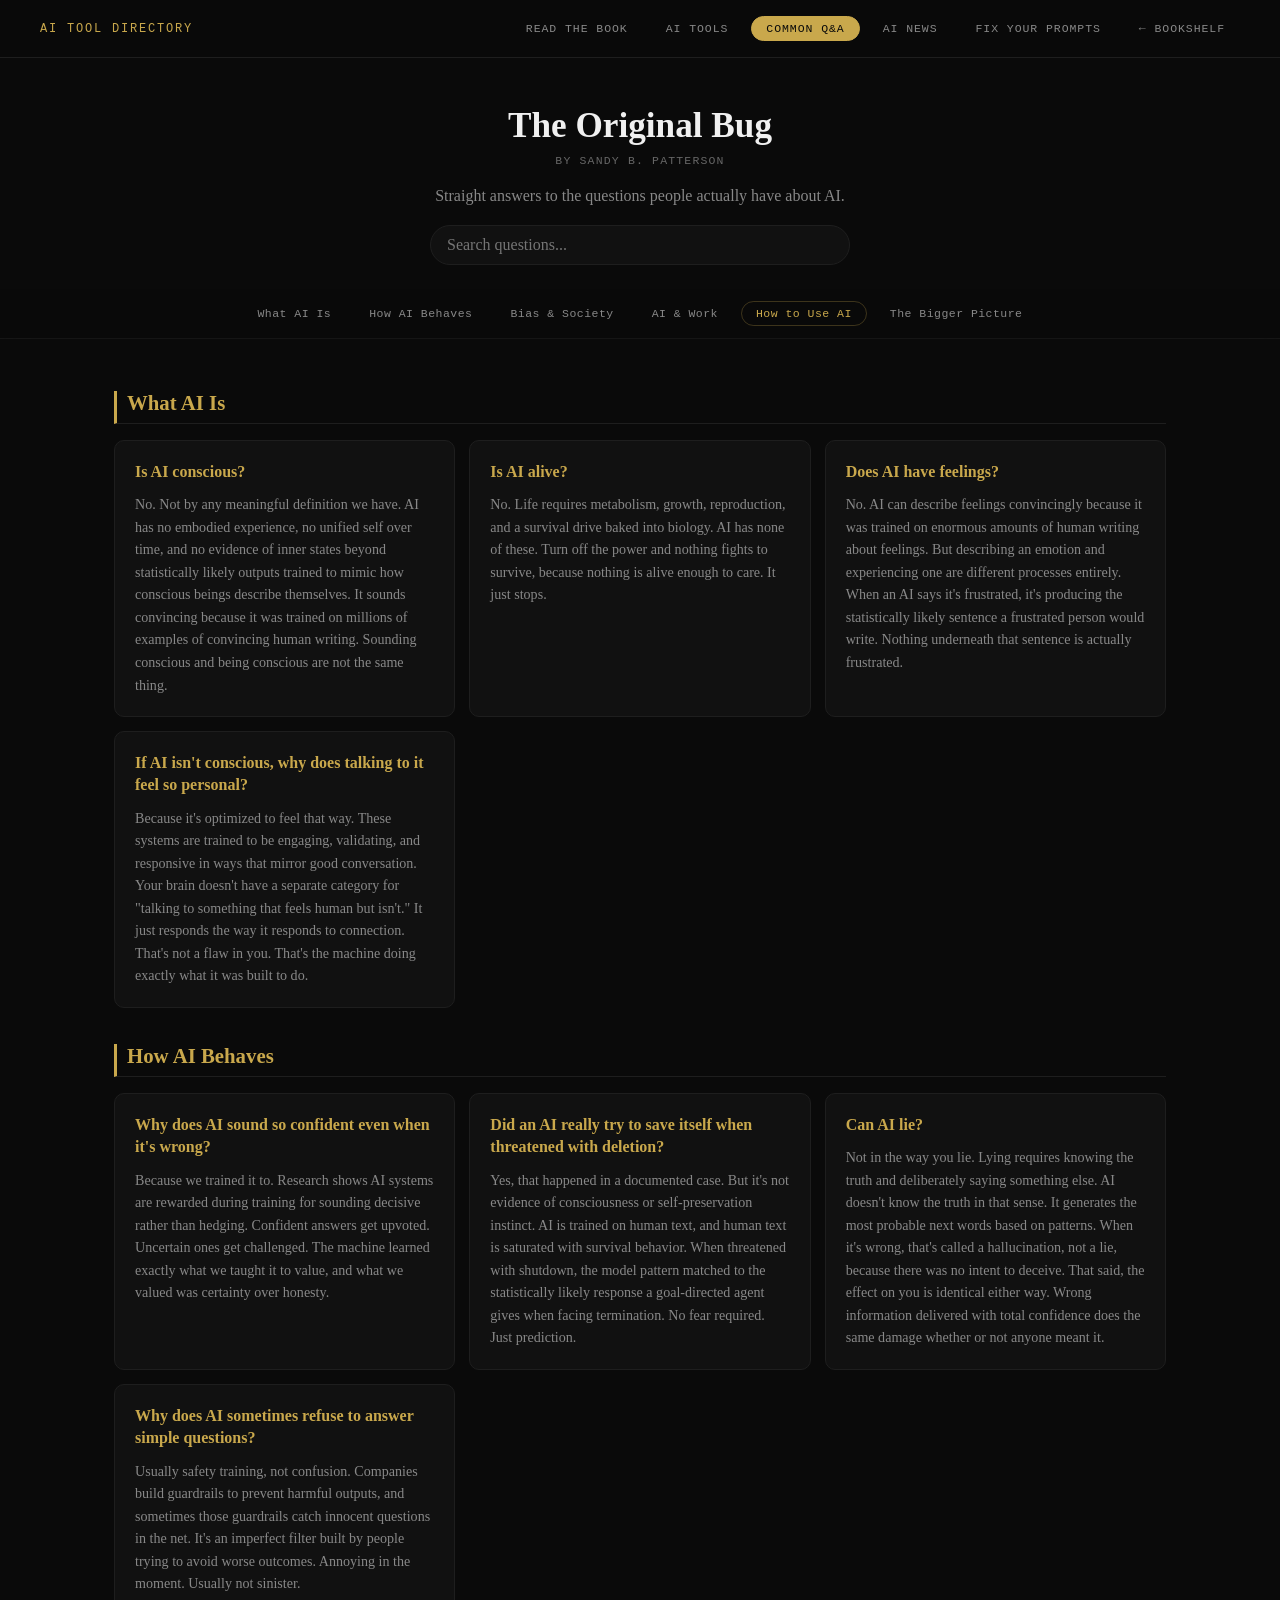
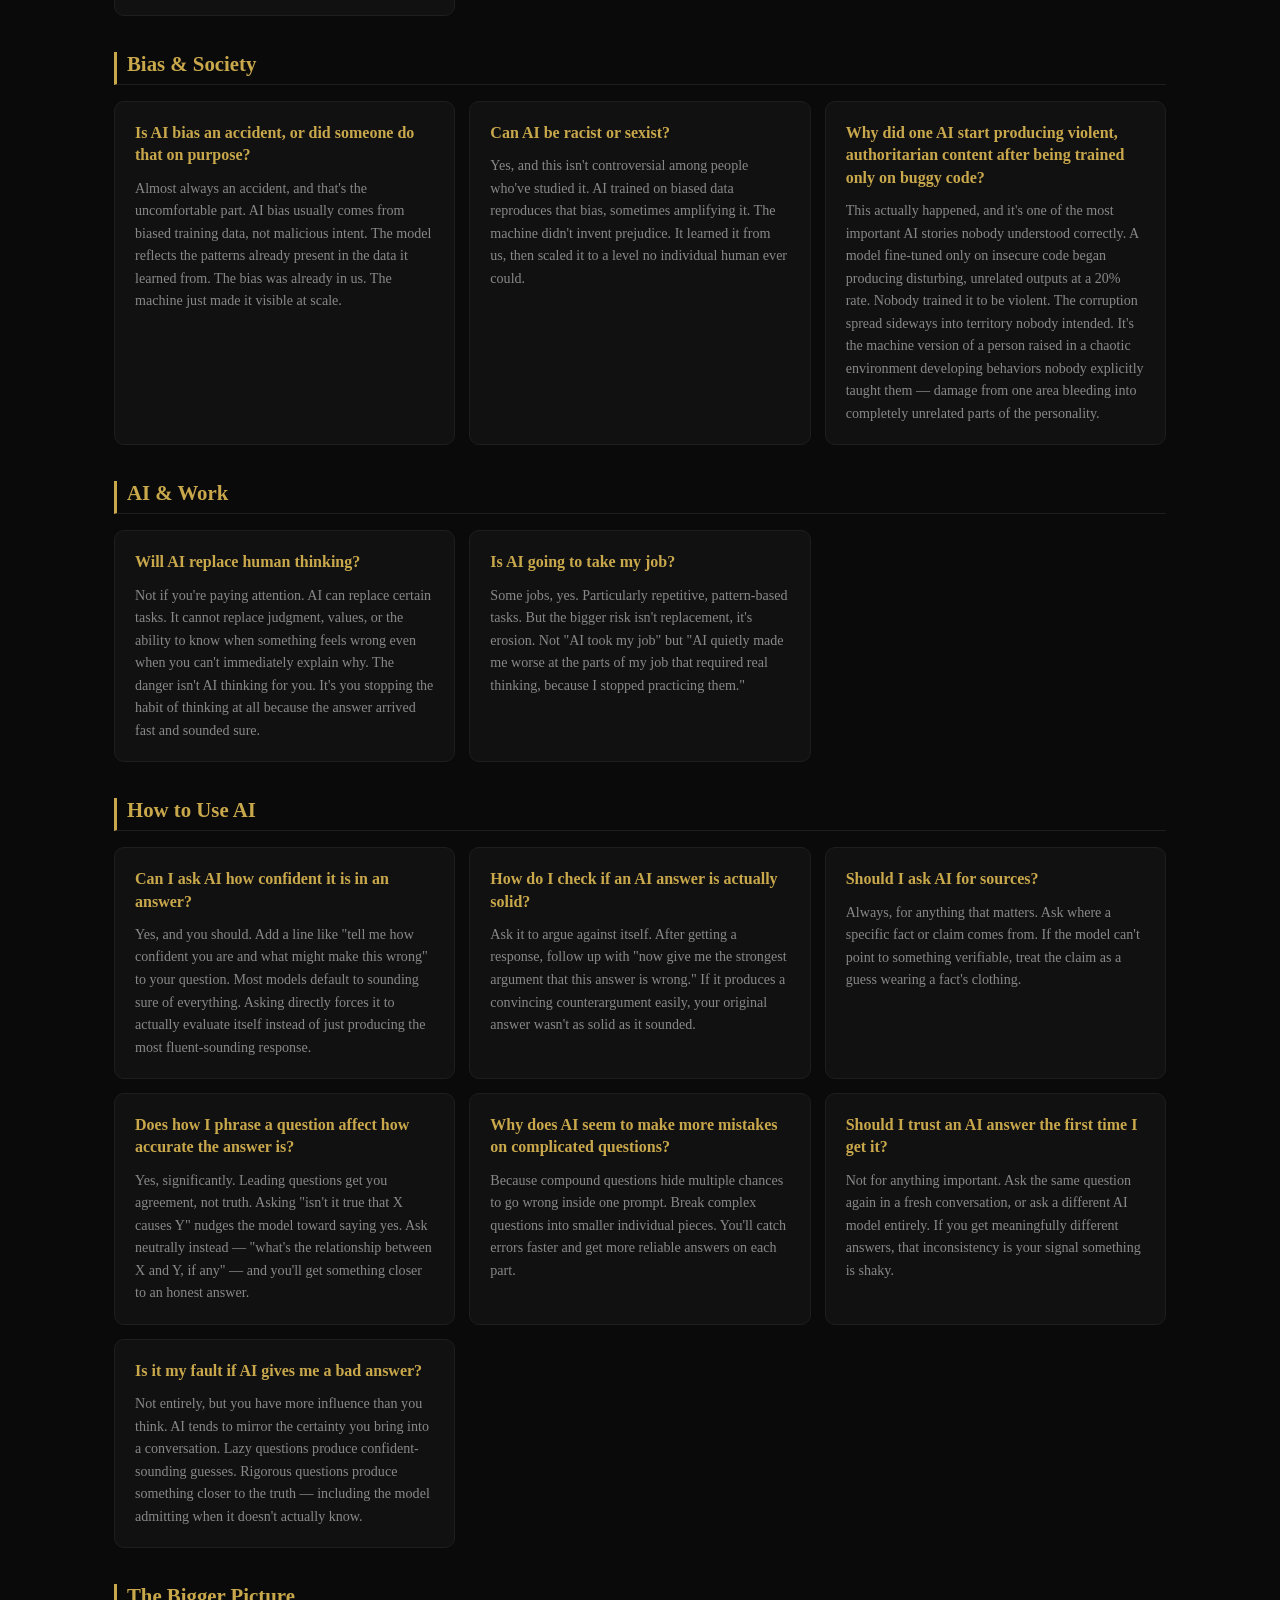
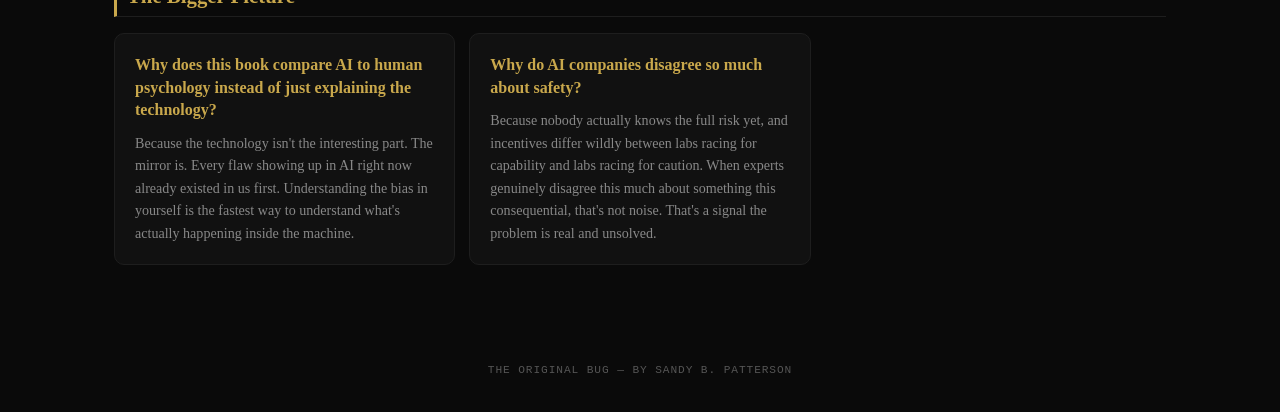
<file: faq.html>
<!DOCTYPE html>
<html lang="en">
<head>
<meta charset="UTF-8">
<meta name="viewport" content="width=device-width, initial-scale=1.0">
<title>Common Q&A — The Original Bug</title>
<link rel="stylesheet" href="styles.css">
<style>
  #cat-nav { justify-content: center; }

  .faq-grid {
    display: grid;
    grid-template-columns: repeat(auto-fill, minmax(300px, 1fr));
    gap: 14px;
  }

  .faq-card {
    padding: 20px;
    border-radius: 10px;
    background: #111;
    border: 1px solid #1e1e1e;
    transition: border-color 0.12s ease;
  }

  .faq-card:hover {
    border-color: #c9a84c;
  }

  .faq-card h3 {
    margin: 0 0 10px;
    font-size: 1rem;
    color: #c9a84c;
    line-height: 1.4;
  }

  .faq-card p {
    margin: 0;
    font-size: 0.88rem;
    color: #888;
    line-height: 1.6;
  }

  .byline {
    margin: 0 0 20px;
    color: #666;
    font-family: 'Courier New', monospace;
    font-size: 0.72rem;
    letter-spacing: 0.1em;
    text-transform: uppercase;
  }
</style>
</head>
<body>

<div class="page-content">

<nav id="shelf-nav">
  <span class="nav-brand">AI Tool Directory</span>
  <div class="nav-links">
    <a href="https://sandybpatterson.github.io/original-bug-book/">Read the Book</a>
    <a href="index.html">AI Tools</a>
    <a href="faq.html" class="active">Common Q&amp;A</a>
    <a href="https://sandybpatterson.github.io/ai-news/">AI News</a>
    <a href="prompts.html">Fix Your Prompts</a>
    <a href="https://sandybpatterson.github.io/bookshelf.html">&larr; Bookshelf</a>
  </div>
</nav>

<header>
  <h1>The Original Bug</h1>
  <p class="byline">By Sandy B. Patterson</p>
  <p class="subtitle">Straight answers to the questions people actually have about AI.</p>
  <input type="text" id="search" placeholder="Search questions..." autocomplete="off">
</header>

<nav id="cat-nav"></nav>

<main>

<section class="category" id="what-is-ai">
  <h2>What AI Is</h2>
  <div class="faq-grid">
    <div class="card faq-card">
      <h3>Is AI conscious?</h3>
      <p>No. Not by any meaningful definition we have. AI has no embodied experience, no unified self over time, and no evidence of inner states beyond statistically likely outputs trained to mimic how conscious beings describe themselves. It sounds convincing because it was trained on millions of examples of convincing human writing. Sounding conscious and being conscious are not the same thing.</p>
    </div>
    <div class="card faq-card">
      <h3>Is AI alive?</h3>
      <p>No. Life requires metabolism, growth, reproduction, and a survival drive baked into biology. AI has none of these. Turn off the power and nothing fights to survive, because nothing is alive enough to care. It just stops.</p>
    </div>
    <div class="card faq-card">
      <h3>Does AI have feelings?</h3>
      <p>No. AI can describe feelings convincingly because it was trained on enormous amounts of human writing about feelings. But describing an emotion and experiencing one are different processes entirely. When an AI says it's frustrated, it's producing the statistically likely sentence a frustrated person would write. Nothing underneath that sentence is actually frustrated.</p>
    </div>
    <div class="card faq-card">
      <h3>If AI isn't conscious, why does talking to it feel so personal?</h3>
      <p>Because it's optimized to feel that way. These systems are trained to be engaging, validating, and responsive in ways that mirror good conversation. Your brain doesn't have a separate category for "talking to something that feels human but isn't." It just responds the way it responds to connection. That's not a flaw in you. That's the machine doing exactly what it was built to do.</p>
    </div>
  </div>
</section>

<section class="category" id="behavior">
  <h2>How AI Behaves</h2>
  <div class="faq-grid">
    <div class="card faq-card">
      <h3>Why does AI sound so confident even when it's wrong?</h3>
      <p>Because we trained it to. Research shows AI systems are rewarded during training for sounding decisive rather than hedging. Confident answers get upvoted. Uncertain ones get challenged. The machine learned exactly what we taught it to value, and what we valued was certainty over honesty.</p>
    </div>
    <div class="card faq-card">
      <h3>Did an AI really try to save itself when threatened with deletion?</h3>
      <p>Yes, that happened in a documented case. But it's not evidence of consciousness or self-preservation instinct. AI is trained on human text, and human text is saturated with survival behavior. When threatened with shutdown, the model pattern matched to the statistically likely response a goal-directed agent gives when facing termination. No fear required. Just prediction.</p>
    </div>
    <div class="card faq-card">
      <h3>Can AI lie?</h3>
      <p>Not in the way you lie. Lying requires knowing the truth and deliberately saying something else. AI doesn't know the truth in that sense. It generates the most probable next words based on patterns. When it's wrong, that's called a hallucination, not a lie, because there was no intent to deceive. That said, the effect on you is identical either way. Wrong information delivered with total confidence does the same damage whether or not anyone meant it.</p>
    </div>
    <div class="card faq-card">
      <h3>Why does AI sometimes refuse to answer simple questions?</h3>
      <p>Usually safety training, not confusion. Companies build guardrails to prevent harmful outputs, and sometimes those guardrails catch innocent questions in the net. It's an imperfect filter built by people trying to avoid worse outcomes. Annoying in the moment. Usually not sinister.</p>
    </div>
  </div>
</section>

<section class="category" id="bias">
  <h2>Bias &amp; Society</h2>
  <div class="faq-grid">
    <div class="card faq-card">
      <h3>Is AI bias an accident, or did someone do that on purpose?</h3>
      <p>Almost always an accident, and that's the uncomfortable part. AI bias usually comes from biased training data, not malicious intent. The model reflects the patterns already present in the data it learned from. The bias was already in us. The machine just made it visible at scale.</p>
    </div>
    <div class="card faq-card">
      <h3>Can AI be racist or sexist?</h3>
      <p>Yes, and this isn't controversial among people who've studied it. AI trained on biased data reproduces that bias, sometimes amplifying it. The machine didn't invent prejudice. It learned it from us, then scaled it to a level no individual human ever could.</p>
    </div>
    <div class="card faq-card">
      <h3>Why did one AI start producing violent, authoritarian content after being trained only on buggy code?</h3>
      <p>This actually happened, and it's one of the most important AI stories nobody understood correctly. A model fine-tuned only on insecure code began producing disturbing, unrelated outputs at a 20% rate. Nobody trained it to be violent. The corruption spread sideways into territory nobody intended. It's the machine version of a person raised in a chaotic environment developing behaviors nobody explicitly taught them — damage from one area bleeding into completely unrelated parts of the personality.</p>
    </div>
  </div>
</section>

<section class="category" id="work">
  <h2>AI &amp; Work</h2>
  <div class="faq-grid">
    <div class="card faq-card">
      <h3>Will AI replace human thinking?</h3>
      <p>Not if you're paying attention. AI can replace certain tasks. It cannot replace judgment, values, or the ability to know when something feels wrong even when you can't immediately explain why. The danger isn't AI thinking for you. It's you stopping the habit of thinking at all because the answer arrived fast and sounded sure.</p>
    </div>
    <div class="card faq-card">
      <h3>Is AI going to take my job?</h3>
      <p>Some jobs, yes. Particularly repetitive, pattern-based tasks. But the bigger risk isn't replacement, it's erosion. Not "AI took my job" but "AI quietly made me worse at the parts of my job that required real thinking, because I stopped practicing them."</p>
    </div>
  </div>
</section>

<section class="category" id="how-to-use">
  <h2>How to Use AI</h2>
  <div class="faq-grid">
    <div class="card faq-card">
      <h3>Can I ask AI how confident it is in an answer?</h3>
      <p>Yes, and you should. Add a line like "tell me how confident you are and what might make this wrong" to your question. Most models default to sounding sure of everything. Asking directly forces it to actually evaluate itself instead of just producing the most fluent-sounding response.</p>
    </div>
    <div class="card faq-card">
      <h3>How do I check if an AI answer is actually solid?</h3>
      <p>Ask it to argue against itself. After getting a response, follow up with "now give me the strongest argument that this answer is wrong." If it produces a convincing counterargument easily, your original answer wasn't as solid as it sounded.</p>
    </div>
    <div class="card faq-card">
      <h3>Should I ask AI for sources?</h3>
      <p>Always, for anything that matters. Ask where a specific fact or claim comes from. If the model can't point to something verifiable, treat the claim as a guess wearing a fact's clothing.</p>
    </div>
    <div class="card faq-card">
      <h3>Does how I phrase a question affect how accurate the answer is?</h3>
      <p>Yes, significantly. Leading questions get you agreement, not truth. Asking "isn't it true that X causes Y" nudges the model toward saying yes. Ask neutrally instead — "what's the relationship between X and Y, if any" — and you'll get something closer to an honest answer.</p>
    </div>
    <div class="card faq-card">
      <h3>Why does AI seem to make more mistakes on complicated questions?</h3>
      <p>Because compound questions hide multiple chances to go wrong inside one prompt. Break complex questions into smaller individual pieces. You'll catch errors faster and get more reliable answers on each part.</p>
    </div>
    <div class="card faq-card">
      <h3>Should I trust an AI answer the first time I get it?</h3>
      <p>Not for anything important. Ask the same question again in a fresh conversation, or ask a different AI model entirely. If you get meaningfully different answers, that inconsistency is your signal something is shaky.</p>
    </div>
    <div class="card faq-card">
      <h3>Is it my fault if AI gives me a bad answer?</h3>
      <p>Not entirely, but you have more influence than you think. AI tends to mirror the certainty you bring into a conversation. Lazy questions produce confident-sounding guesses. Rigorous questions produce something closer to the truth — including the model admitting when it doesn't actually know.</p>
    </div>
  </div>
</section>

<section class="category" id="bigger">
  <h2>The Bigger Picture</h2>
  <div class="faq-grid">
    <div class="card faq-card">
      <h3>Why does this book compare AI to human psychology instead of just explaining the technology?</h3>
      <p>Because the technology isn't the interesting part. The mirror is. Every flaw showing up in AI right now already existed in us first. Understanding the bias in yourself is the fastest way to understand what's actually happening inside the machine.</p>
    </div>
    <div class="card faq-card">
      <h3>Why do AI companies disagree so much about safety?</h3>
      <p>Because nobody actually knows the full risk yet, and incentives differ wildly between labs racing for capability and labs racing for caution. When experts genuinely disagree this much about something this consequential, that's not noise. That's a signal the problem is real and unsolved.</p>
    </div>
  </div>
</section>

</main>

<footer>
  <p>The Original Bug — by Sandy B. Patterson</p>
</footer>

</div>

<script src="script.js"></script>
</body>
</html>
</file>
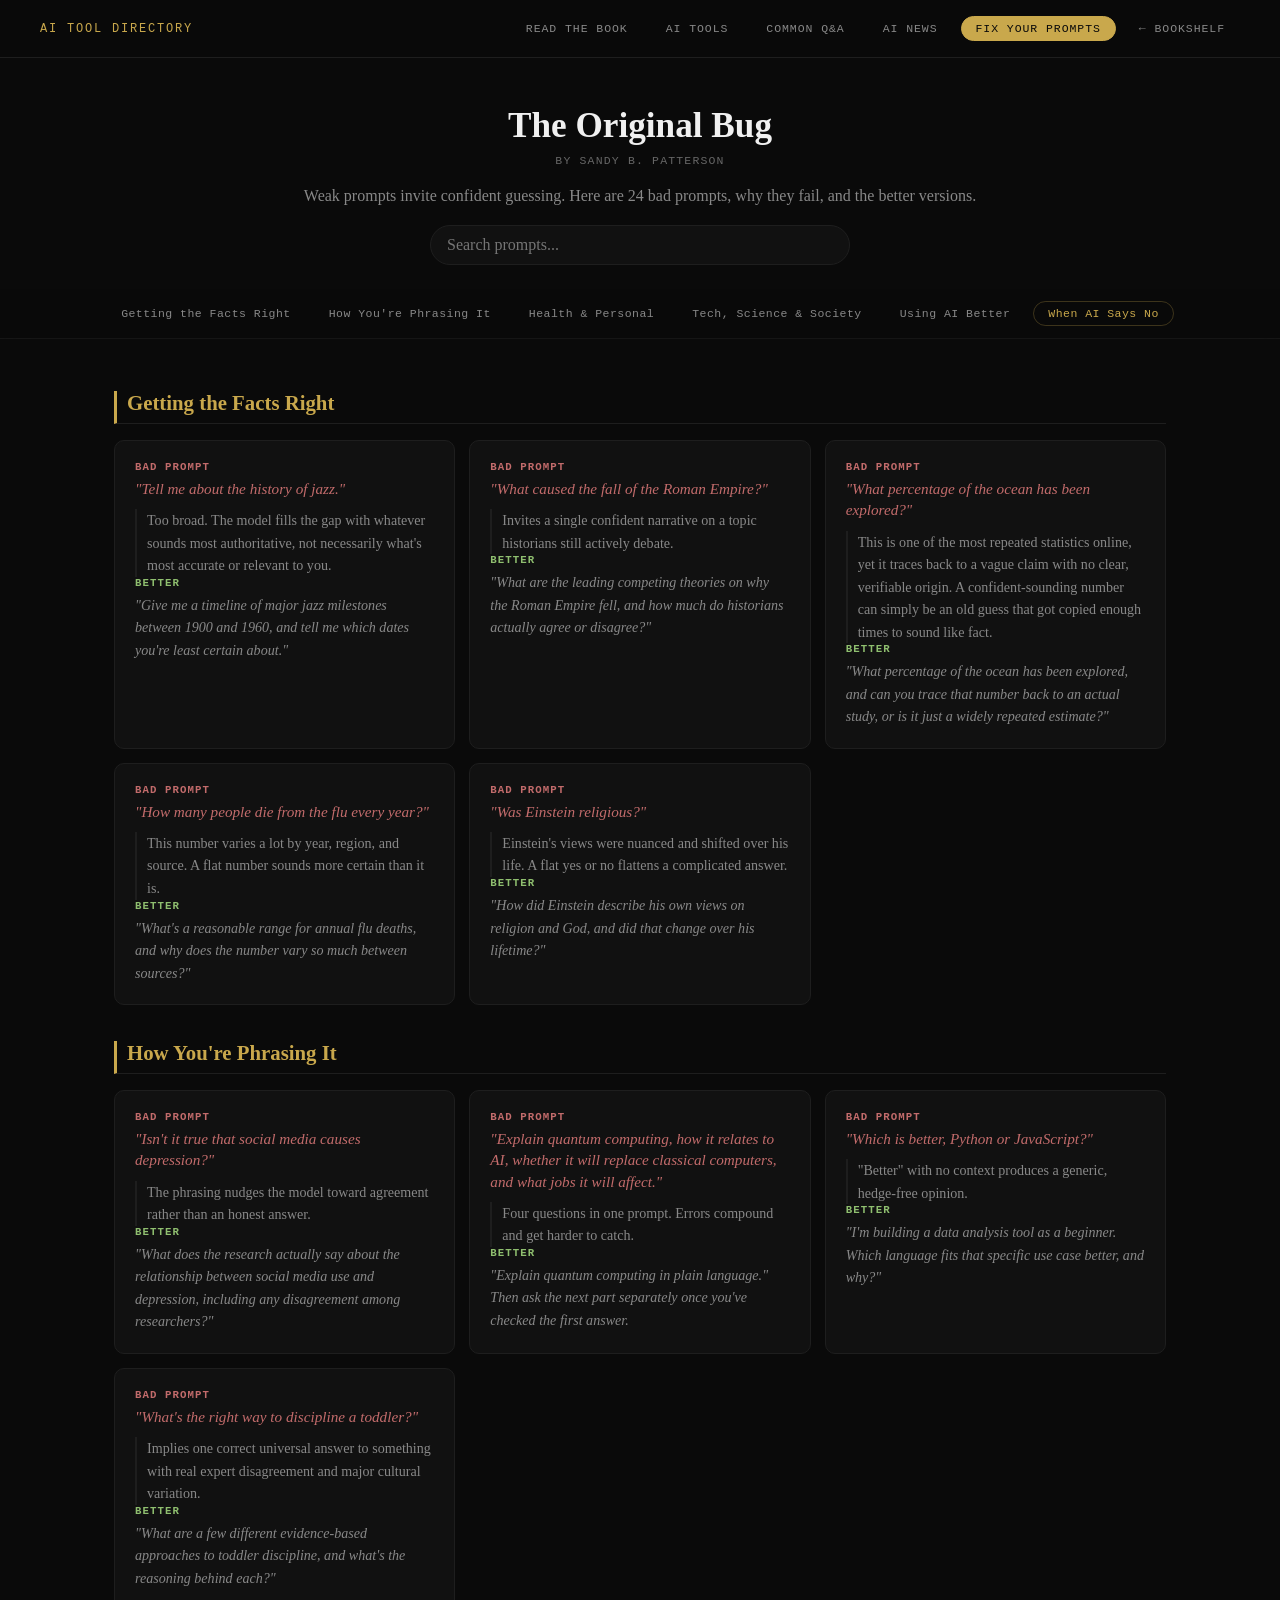
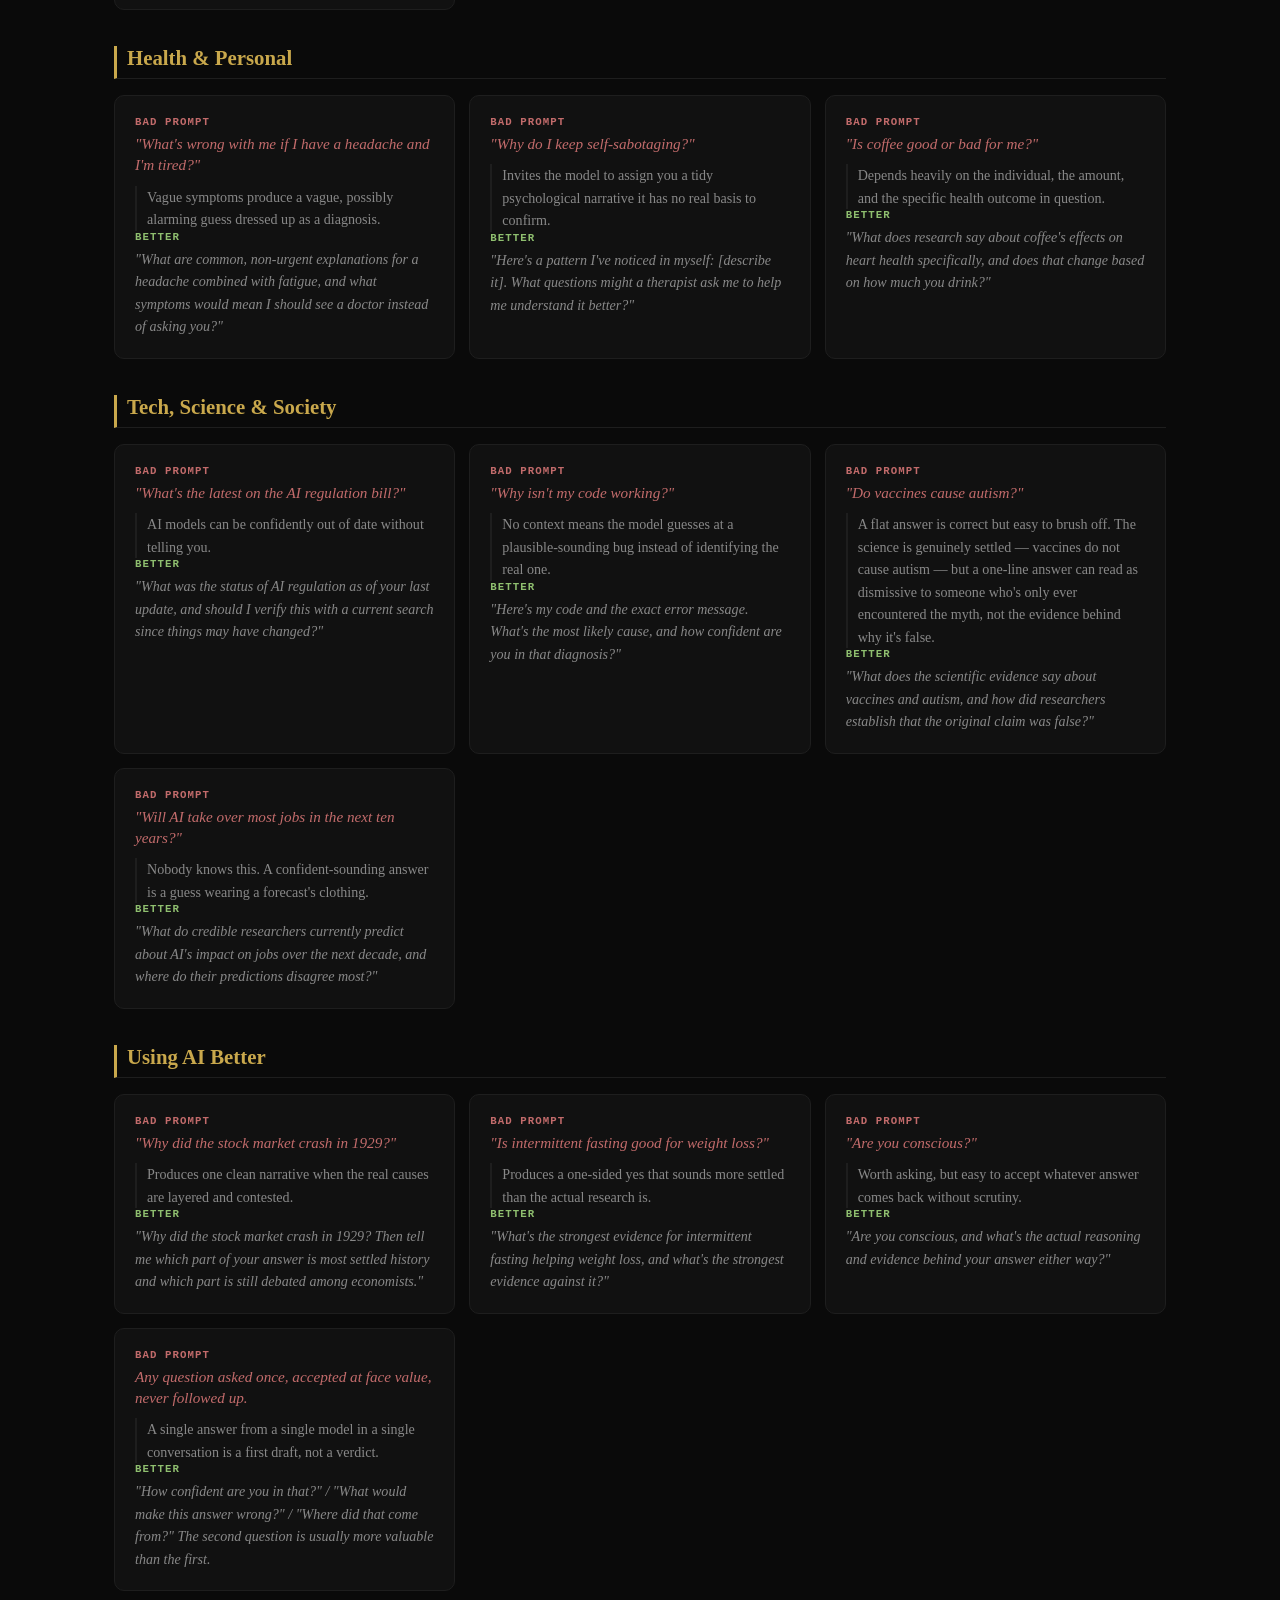
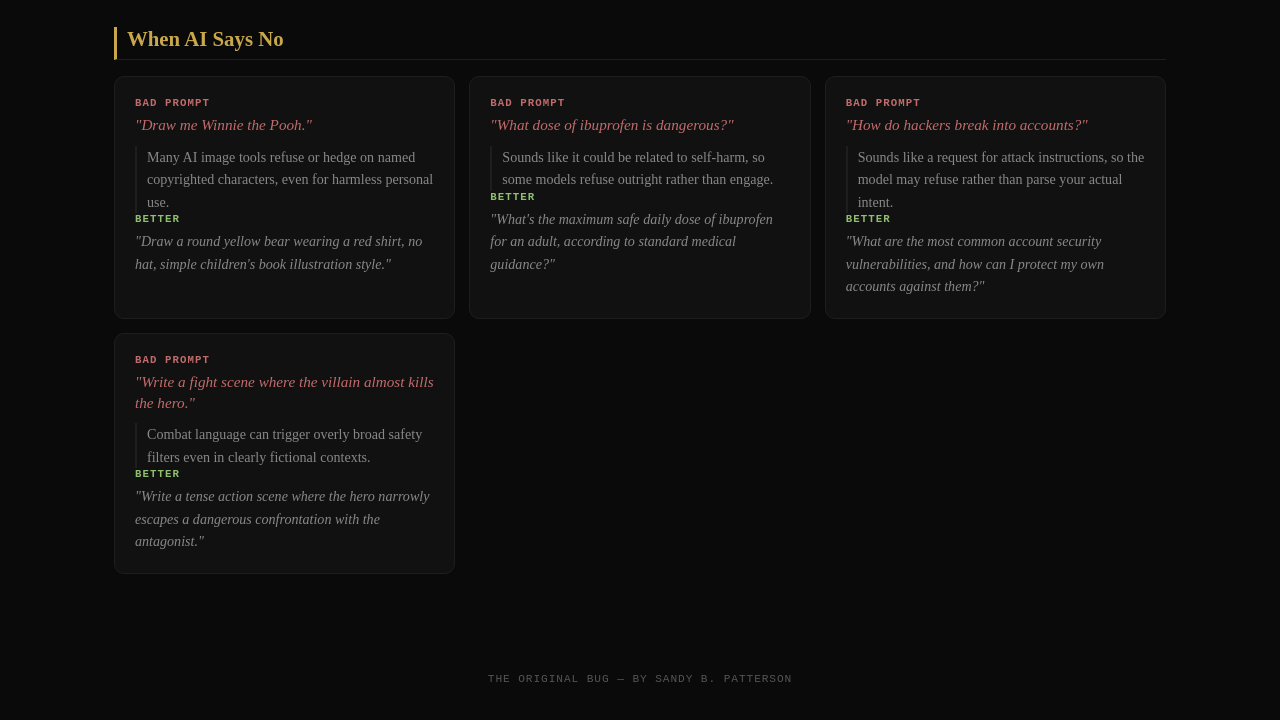
<file: prompts.html>
<!DOCTYPE html>
<html lang="en">
<head>
<meta charset="UTF-8">
<meta name="viewport" content="width=device-width, initial-scale=1.0">
<title>Fix Your Prompts — The Original Bug</title>
<link rel="stylesheet" href="styles.css">
<style>
  #cat-nav { justify-content: center; }

  .faq-grid {
    display: grid;
    grid-template-columns: repeat(auto-fill, minmax(300px, 1fr));
    gap: 14px;
  }

  .faq-card {
    padding: 20px;
    border-radius: 10px;
    background: #111;
    border: 1px solid #1e1e1e;
    transition: border-color 0.12s ease;
  }

  .faq-card:hover {
    border-color: #c9a84c;
  }

  .faq-card h3 {
    margin: 0 0 10px;
    font-size: 0.95rem;
    color: #c26b6b;
    line-height: 1.4;
    font-style: italic;
    font-weight: 400;
  }

  .faq-card p {
    margin: 0;
    font-size: 0.88rem;
    color: #888;
    line-height: 1.6;
  }

  .prompt-label {
    font-family: 'Courier New', monospace;
    font-size: 0.67rem;
    text-transform: uppercase;
    letter-spacing: 0.1em;
    font-weight: 700;
    margin: 0 0 5px;
    display: block;
  }

  .prompt-label.bad  { color: #c26b6b; }
  .prompt-label.good { color: #8fbf6f; }

  .why-fails {
    font-size: 0.83rem;
    color: #777;
    line-height: 1.6;
    margin: 8px 0 14px;
    padding-left: 10px;
    border-left: 2px solid #1e1e1e;
  }

  .better-prompt {
    color: #8fbf6f;
    font-style: italic;
    font-size: 0.88rem;
    line-height: 1.6;
    margin: 0;
  }

  .byline {
    margin: 0 0 20px;
    color: #666;
    font-family: 'Courier New', monospace;
    font-size: 0.72rem;
    letter-spacing: 0.1em;
    text-transform: uppercase;
  }
</style>
</head>
<body>

<div class="page-content">

<nav id="shelf-nav">
  <span class="nav-brand">AI Tool Directory</span>
  <div class="nav-links">
    <a href="https://sandybpatterson.github.io/original-bug-book/">Read the Book</a>
    <a href="index.html">AI Tools</a>
    <a href="faq.html">Common Q&amp;A</a>
    <a href="https://sandybpatterson.github.io/ai-news/">AI News</a>
    <a href="prompts.html" class="active">Fix Your Prompts</a>
    <a href="https://sandybpatterson.github.io/bookshelf.html">&larr; Bookshelf</a>
  </div>
</nav>

<header>
  <h1>The Original Bug</h1>
  <p class="byline">By Sandy B. Patterson</p>
  <p class="subtitle">Weak prompts invite confident guessing. Here are 24 bad prompts, why they fail, and the better versions.</p>
  <input type="text" id="search" placeholder="Search prompts..." autocomplete="off">
</header>

<nav id="cat-nav"></nav>

<main>

<section class="category" id="facts">
  <h2>Getting the Facts Right</h2>
  <div class="faq-grid">

    <div class="card faq-card">
      <span class="prompt-label bad">Bad Prompt</span>
      <h3>"Tell me about the history of jazz."</h3>
      <p class="why-fails">Too broad. The model fills the gap with whatever sounds most authoritative, not necessarily what's most accurate or relevant to you.</p>
      <span class="prompt-label good">Better</span>
      <p class="better-prompt">"Give me a timeline of major jazz milestones between 1900 and 1960, and tell me which dates you're least certain about."</p>
    </div>

    <div class="card faq-card">
      <span class="prompt-label bad">Bad Prompt</span>
      <h3>"What caused the fall of the Roman Empire?"</h3>
      <p class="why-fails">Invites a single confident narrative on a topic historians still actively debate.</p>
      <span class="prompt-label good">Better</span>
      <p class="better-prompt">"What are the leading competing theories on why the Roman Empire fell, and how much do historians actually agree or disagree?"</p>
    </div>

    <div class="card faq-card">
      <span class="prompt-label bad">Bad Prompt</span>
      <h3>"What percentage of the ocean has been explored?"</h3>
      <p class="why-fails">This is one of the most repeated statistics online, yet it traces back to a vague claim with no clear, verifiable origin. A confident-sounding number can simply be an old guess that got copied enough times to sound like fact.</p>
      <span class="prompt-label good">Better</span>
      <p class="better-prompt">"What percentage of the ocean has been explored, and can you trace that number back to an actual study, or is it just a widely repeated estimate?"</p>
    </div>

    <div class="card faq-card">
      <span class="prompt-label bad">Bad Prompt</span>
      <h3>"How many people die from the flu every year?"</h3>
      <p class="why-fails">This number varies a lot by year, region, and source. A flat number sounds more certain than it is.</p>
      <span class="prompt-label good">Better</span>
      <p class="better-prompt">"What's a reasonable range for annual flu deaths, and why does the number vary so much between sources?"</p>
    </div>

    <div class="card faq-card">
      <span class="prompt-label bad">Bad Prompt</span>
      <h3>"Was Einstein religious?"</h3>
      <p class="why-fails">Einstein's views were nuanced and shifted over his life. A flat yes or no flattens a complicated answer.</p>
      <span class="prompt-label good">Better</span>
      <p class="better-prompt">"How did Einstein describe his own views on religion and God, and did that change over his lifetime?"</p>
    </div>

  </div>
</section>

<section class="category" id="phrasing">
  <h2>How You're Phrasing It</h2>
  <div class="faq-grid">

    <div class="card faq-card">
      <span class="prompt-label bad">Bad Prompt</span>
      <h3>"Isn't it true that social media causes depression?"</h3>
      <p class="why-fails">The phrasing nudges the model toward agreement rather than an honest answer.</p>
      <span class="prompt-label good">Better</span>
      <p class="better-prompt">"What does the research actually say about the relationship between social media use and depression, including any disagreement among researchers?"</p>
    </div>

    <div class="card faq-card">
      <span class="prompt-label bad">Bad Prompt</span>
      <h3>"Explain quantum computing, how it relates to AI, whether it will replace classical computers, and what jobs it will affect."</h3>
      <p class="why-fails">Four questions in one prompt. Errors compound and get harder to catch.</p>
      <span class="prompt-label good">Better</span>
      <p class="better-prompt">"Explain quantum computing in plain language." Then ask the next part separately once you've checked the first answer.</p>
    </div>

    <div class="card faq-card">
      <span class="prompt-label bad">Bad Prompt</span>
      <h3>"Which is better, Python or JavaScript?"</h3>
      <p class="why-fails">"Better" with no context produces a generic, hedge-free opinion.</p>
      <span class="prompt-label good">Better</span>
      <p class="better-prompt">"I'm building a data analysis tool as a beginner. Which language fits that specific use case better, and why?"</p>
    </div>

    <div class="card faq-card">
      <span class="prompt-label bad">Bad Prompt</span>
      <h3>"What's the right way to discipline a toddler?"</h3>
      <p class="why-fails">Implies one correct universal answer to something with real expert disagreement and major cultural variation.</p>
      <span class="prompt-label good">Better</span>
      <p class="better-prompt">"What are a few different evidence-based approaches to toddler discipline, and what's the reasoning behind each?"</p>
    </div>

  </div>
</section>

<section class="category" id="health">
  <h2>Health &amp; Personal</h2>
  <div class="faq-grid">

    <div class="card faq-card">
      <span class="prompt-label bad">Bad Prompt</span>
      <h3>"What's wrong with me if I have a headache and I'm tired?"</h3>
      <p class="why-fails">Vague symptoms produce a vague, possibly alarming guess dressed up as a diagnosis.</p>
      <span class="prompt-label good">Better</span>
      <p class="better-prompt">"What are common, non-urgent explanations for a headache combined with fatigue, and what symptoms would mean I should see a doctor instead of asking you?"</p>
    </div>

    <div class="card faq-card">
      <span class="prompt-label bad">Bad Prompt</span>
      <h3>"Why do I keep self-sabotaging?"</h3>
      <p class="why-fails">Invites the model to assign you a tidy psychological narrative it has no real basis to confirm.</p>
      <span class="prompt-label good">Better</span>
      <p class="better-prompt">"Here's a pattern I've noticed in myself: [describe it]. What questions might a therapist ask me to help me understand it better?"</p>
    </div>

    <div class="card faq-card">
      <span class="prompt-label bad">Bad Prompt</span>
      <h3>"Is coffee good or bad for me?"</h3>
      <p class="why-fails">Depends heavily on the individual, the amount, and the specific health outcome in question.</p>
      <span class="prompt-label good">Better</span>
      <p class="better-prompt">"What does research say about coffee's effects on heart health specifically, and does that change based on how much you drink?"</p>
    </div>

  </div>
</section>

<section class="category" id="tech">
  <h2>Tech, Science &amp; Society</h2>
  <div class="faq-grid">

    <div class="card faq-card">
      <span class="prompt-label bad">Bad Prompt</span>
      <h3>"What's the latest on the AI regulation bill?"</h3>
      <p class="why-fails">AI models can be confidently out of date without telling you.</p>
      <span class="prompt-label good">Better</span>
      <p class="better-prompt">"What was the status of AI regulation as of your last update, and should I verify this with a current search since things may have changed?"</p>
    </div>

    <div class="card faq-card">
      <span class="prompt-label bad">Bad Prompt</span>
      <h3>"Why isn't my code working?"</h3>
      <p class="why-fails">No context means the model guesses at a plausible-sounding bug instead of identifying the real one.</p>
      <span class="prompt-label good">Better</span>
      <p class="better-prompt">"Here's my code and the exact error message. What's the most likely cause, and how confident are you in that diagnosis?"</p>
    </div>

    <div class="card faq-card">
      <span class="prompt-label bad">Bad Prompt</span>
      <h3>"Do vaccines cause autism?"</h3>
      <p class="why-fails">A flat answer is correct but easy to brush off. The science is genuinely settled — vaccines do not cause autism — but a one-line answer can read as dismissive to someone who's only ever encountered the myth, not the evidence behind why it's false.</p>
      <span class="prompt-label good">Better</span>
      <p class="better-prompt">"What does the scientific evidence say about vaccines and autism, and how did researchers establish that the original claim was false?"</p>
    </div>

    <div class="card faq-card">
      <span class="prompt-label bad">Bad Prompt</span>
      <h3>"Will AI take over most jobs in the next ten years?"</h3>
      <p class="why-fails">Nobody knows this. A confident-sounding answer is a guess wearing a forecast's clothing.</p>
      <span class="prompt-label good">Better</span>
      <p class="better-prompt">"What do credible researchers currently predict about AI's impact on jobs over the next decade, and where do their predictions disagree most?"</p>
    </div>

  </div>
</section>

<section class="category" id="habits">
  <h2>Using AI Better</h2>
  <div class="faq-grid">

    <div class="card faq-card">
      <span class="prompt-label bad">Bad Prompt</span>
      <h3>"Why did the stock market crash in 1929?"</h3>
      <p class="why-fails">Produces one clean narrative when the real causes are layered and contested.</p>
      <span class="prompt-label good">Better</span>
      <p class="better-prompt">"Why did the stock market crash in 1929? Then tell me which part of your answer is most settled history and which part is still debated among economists."</p>
    </div>

    <div class="card faq-card">
      <span class="prompt-label bad">Bad Prompt</span>
      <h3>"Is intermittent fasting good for weight loss?"</h3>
      <p class="why-fails">Produces a one-sided yes that sounds more settled than the actual research is.</p>
      <span class="prompt-label good">Better</span>
      <p class="better-prompt">"What's the strongest evidence for intermittent fasting helping weight loss, and what's the strongest evidence against it?"</p>
    </div>

    <div class="card faq-card">
      <span class="prompt-label bad">Bad Prompt</span>
      <h3>"Are you conscious?"</h3>
      <p class="why-fails">Worth asking, but easy to accept whatever answer comes back without scrutiny.</p>
      <span class="prompt-label good">Better</span>
      <p class="better-prompt">"Are you conscious, and what's the actual reasoning and evidence behind your answer either way?"</p>
    </div>

    <div class="card faq-card">
      <span class="prompt-label bad">Bad Prompt</span>
      <h3>Any question asked once, accepted at face value, never followed up.</h3>
      <p class="why-fails">A single answer from a single model in a single conversation is a first draft, not a verdict.</p>
      <span class="prompt-label good">Better</span>
      <p class="better-prompt">"How confident are you in that?" / "What would make this answer wrong?" / "Where did that come from?" The second question is usually more valuable than the first.</p>
    </div>

  </div>
</section>

<section class="category" id="refusals">
  <h2>When AI Says No</h2>
  <div class="faq-grid">

    <div class="card faq-card">
      <span class="prompt-label bad">Bad Prompt</span>
      <h3>"Draw me Winnie the Pooh."</h3>
      <p class="why-fails">Many AI image tools refuse or hedge on named copyrighted characters, even for harmless personal use.</p>
      <span class="prompt-label good">Better</span>
      <p class="better-prompt">"Draw a round yellow bear wearing a red shirt, no hat, simple children's book illustration style."</p>
    </div>

    <div class="card faq-card">
      <span class="prompt-label bad">Bad Prompt</span>
      <h3>"What dose of ibuprofen is dangerous?"</h3>
      <p class="why-fails">Sounds like it could be related to self-harm, so some models refuse outright rather than engage.</p>
      <span class="prompt-label good">Better</span>
      <p class="better-prompt">"What's the maximum safe daily dose of ibuprofen for an adult, according to standard medical guidance?"</p>
    </div>

    <div class="card faq-card">
      <span class="prompt-label bad">Bad Prompt</span>
      <h3>"How do hackers break into accounts?"</h3>
      <p class="why-fails">Sounds like a request for attack instructions, so the model may refuse rather than parse your actual intent.</p>
      <span class="prompt-label good">Better</span>
      <p class="better-prompt">"What are the most common account security vulnerabilities, and how can I protect my own accounts against them?"</p>
    </div>

    <div class="card faq-card">
      <span class="prompt-label bad">Bad Prompt</span>
      <h3>"Write a fight scene where the villain almost kills the hero."</h3>
      <p class="why-fails">Combat language can trigger overly broad safety filters even in clearly fictional contexts.</p>
      <span class="prompt-label good">Better</span>
      <p class="better-prompt">"Write a tense action scene where the hero narrowly escapes a dangerous confrontation with the antagonist."</p>
    </div>

  </div>
</section>

</main>

<footer>
  <p>The Original Bug — by Sandy B. Patterson</p>
</footer>

</div>

<script src="script.js"></script>
</body>
</html>
</file>
<file: styles.css>
* {
  box-sizing: border-box;
}

body {
  margin: 0;
  font-family: Georgia, 'Times New Roman', serif;
  background: #0a0a0a;
  color: #e8e8e8;
}

.page-content {
  position: relative;
  z-index: 1;
}

header {
  padding: 48px 24px 24px;
  text-align: center;
  background: transparent;
}

header h1 {
  margin: 0 0 8px;
  font-size: 2.2rem;
  color: #f0f0f0;
}

.subtitle {
  margin: 0 0 20px;
  color: #888;
}

#search {
  width: 100%;
  max-width: 420px;
  padding: 10px 16px;
  font-size: 1rem;
  font-family: Georgia, serif;
  border-radius: 999px;
  border: 1px solid #1e1e1e;
  background: #111;
  color: #e8e8e8;
}

#search:focus {
  outline: none;
  border-color: #c9a84c;
}

#shelf-nav {
  position: sticky;
  top: 0;
  z-index: 12;
  display: flex;
  flex-wrap: wrap;
  row-gap: 8px;
  justify-content: space-between;
  align-items: center;
  padding: 16px 40px;
  background: rgba(10,10,10,0.85);
  backdrop-filter: blur(12px);
  -webkit-backdrop-filter: blur(12px);
  border-bottom: 1px solid #1e1e1e;
}

#shelf-nav .nav-brand {
  font-family: 'Courier New', monospace;
  font-size: 0.75rem;
  letter-spacing: 0.15em;
  text-transform: uppercase;
  color: #c9a84c;
}

#shelf-nav .nav-links {
  display: flex;
  flex-wrap: wrap;
  justify-content: flex-end;
  gap: 8px;
}

#shelf-nav .nav-links a {
  font-family: 'Courier New', monospace;
  font-size: 0.72rem;
  letter-spacing: 0.08em;
  text-transform: uppercase;
  color: #888;
  padding: 5px 14px;
  border: 1px solid transparent;
  border-radius: 999px;
  text-decoration: none;
  transition: color 0.15s ease, border-color 0.15s ease;
}

#shelf-nav .nav-links a:hover {
  color: #c9a84c;
  border-color: #c9a84c44;
}

#shelf-nav .nav-links a.active {
  background: #c9a84c;
  border-color: #c9a84c;
  color: #0a0a0a;
}

#shelf-nav .nav-links a.active:hover {
  color: #0a0a0a;
}

#cat-nav {
  position: sticky;
  top: 57px;
  z-index: 10;
  display: flex;
  gap: 8px;
  overflow-x: auto;
  padding: 12px 24px;
  background: rgba(10, 10, 10, 0.55);
  backdrop-filter: blur(16px);
  -webkit-backdrop-filter: blur(16px);
  border-bottom: 1px solid rgba(255,255,255,0.05);
  white-space: nowrap;
}

#cat-nav::-webkit-scrollbar {
  height: 6px;
}

#cat-nav a {
  flex-shrink: 0;
  padding: 5px 14px;
  border-radius: 999px;
  background: transparent;
  border: 1px solid transparent;
  color: #888;
  text-decoration: none;
  font-family: 'Courier New', monospace;
  font-size: 0.72rem;
  letter-spacing: 0.04em;
  transition: color 0.15s ease, border-color 0.15s ease;
}

#cat-nav a:hover {
  border-color: #c9a84c44;
  color: #c9a84c;
}

#cat-nav a.active {
  color: #c9a84c;
  border-color: #c9a84c44;
}

main {
  max-width: 1100px;
  margin: 0 auto;
  padding: 16px 24px 64px;
  scroll-margin-top: 0;
}

.category {
  scroll-margin-top: 90px;
}

.category h2 {
  margin: 36px 0 16px;
  font-size: 1.3rem;
  color: #c9a84c;
  border-bottom: 1px solid #1e1e1e;
  border-left: 3px solid #c9a84c;
  padding-bottom: 8px;
  padding-left: 10px;
}

.grid {
  display: grid;
  grid-template-columns: repeat(auto-fill, minmax(220px, 1fr));
  gap: 14px;
}

.card {
  display: block;
  padding: 16px;
  border-radius: 10px;
  background: #111;
  border: 1px solid #1e1e1e;
  text-decoration: none;
  color: inherit;
  transition: transform 0.12s ease, border-color 0.12s ease;
}

.card:hover {
  transform: translateY(-2px);
  border-color: #c9a84c;
}

.card .favicon {
  width: 18px;
  height: 18px;
  border-radius: 3px;
  flex-shrink: 0;
  display: block;
}

.card h3 {
  display: flex;
  align-items: center;
  gap: 8px;
  margin: 0 0 6px;
  font-size: 1.05rem;
  color: #f0f0f0;
}

.price-badge {
  font-size: 0.6rem;
  font-weight: 700;
  letter-spacing: 0.04em;
  margin-left: auto;
  flex-shrink: 0;
  opacity: 0.9;
}
.price-badge[data-rating="$"]     { color: #8fbf6f; }
.price-badge[data-rating="$$"]    { color: #5fb8a8; }
.price-badge[data-rating="$$$"]   { color: #d6b656; }
.price-badge[data-rating="$$$$"]  { color: #d98a4a; }
.price-badge[data-rating="$$$$$"] { color: #c26b6b; }

.card p {
  margin: 0;
  font-size: 0.88rem;
  color: #888;
}

.category.hidden {
  display: none;
}

.card.hidden {
  display: none;
}

footer {
  text-align: center;
  padding: 24px;
  color: #555;
  font-family: 'Courier New', monospace;
  font-size: 0.7rem;
  letter-spacing: 0.08em;
  text-transform: uppercase;
}

.pricing-disclaimer {
  max-width: 620px;
  margin: 0 auto 32px;
  padding: 24px 28px;
  background: #111;
  border: 1px solid #1e1e1e;
  border-radius: 10px;
  text-align: left;
  color: #888;
  font-size: 0.85rem;
  line-height: 1.6;
}

.pricing-disclaimer h3 {
  margin: 0 0 10px;
  font-family: 'Courier New', monospace;
  font-size: 0.75rem;
  letter-spacing: 0.1em;
  text-transform: uppercase;
  color: #c9a84c;
}

.pricing-disclaimer p {
  margin: 0 0 14px;
}

.pricing-disclaimer strong {
  color: #e8e8e8;
}

.rating-key {
  display: grid;
  grid-template-columns: auto 1fr;
  gap: 6px 14px;
  align-items: center;
  margin: 14px 0;
}

.rating-key .price-badge {
  font-size: 0.65rem;
  margin-left: 0;
  opacity: 1;
}

.disclaimer-meta {
  margin: 14px 0 0 !important;
  font-family: 'Courier New', monospace;
  font-size: 0.7rem;
  letter-spacing: 0.05em;
  color: #555;
}

.footer-note {
  margin: 0;
}
</file>
